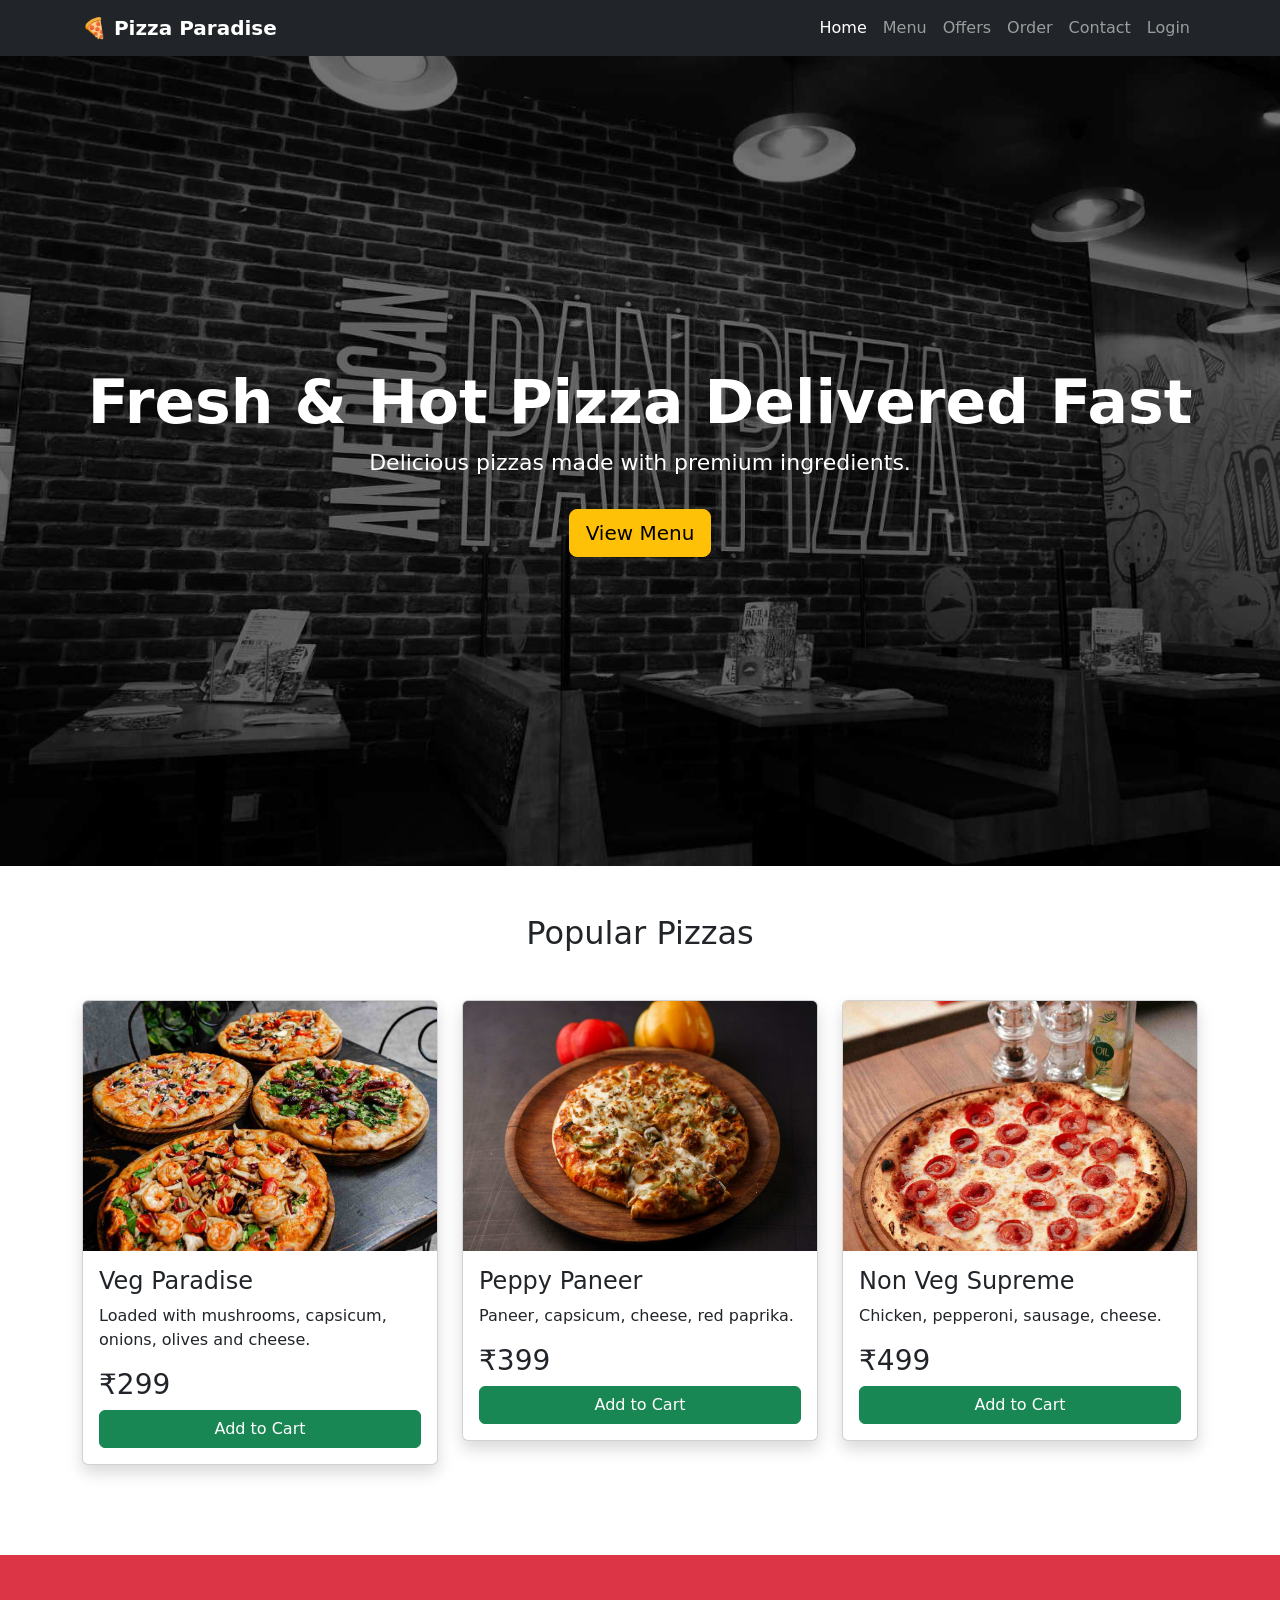
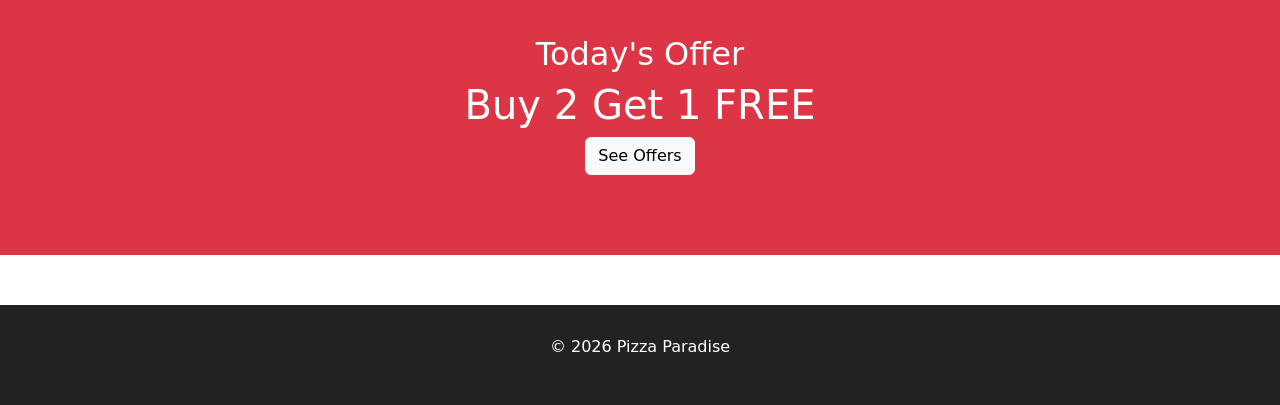
<file: index.html>
<!DOCTYPE html>
<html lang="en">
<head>
<meta charset="UTF-8">
<meta name="viewport" content="width=device-width, initial-scale=1.0">

<title>Pizza Paradise</title>

<link rel="stylesheet" href="css/style.css">

<link
href="https://cdn.jsdelivr.net/npm/bootstrap@5.3.3/dist/css/bootstrap.min.css"
rel="stylesheet">

<link rel="stylesheet"
href="https://cdnjs.cloudflare.com/ajax/libs/font-awesome/6.5.1/css/all.min.css">

</head>

<body>

<nav class="navbar navbar-expand-lg navbar-dark bg-dark sticky-top">

<div class="container">

<a class="navbar-brand fw-bold" href="#">
🍕 Pizza Paradise
</a>

<button class="navbar-toggler"
data-bs-toggle="collapse"
data-bs-target="#menu">

<span class="navbar-toggler-icon"></span>

</button>

<div class="collapse navbar-collapse" id="menu">

<ul class="navbar-nav ms-auto">

<li class="nav-item">
<a class="nav-link active" href="index.html">Home</a>
</li>

<li class="nav-item">
<a class="nav-link" href="menu.html">Menu</a>
</li>

<li class="nav-item">
<a class="nav-link" href="offers.html">Offers</a>
</li>

<li class="nav-item">
<a class="nav-link" href="order.html">Order</a>
</li>

<li class="nav-item">
<a class="nav-link" href="contact.html">Contact</a>
</li>

<li class="nav-item">
<a class="nav-link" href="login.html">Login</a>
</li>

</ul>

</div>

</div>

</nav>

<section class="hero">

<div class="overlay">

<div class="container text-center">

<h1>Fresh & Hot Pizza Delivered Fast</h1>

<p>
Delicious pizzas made with premium ingredients.
</p>

<a href="menu.html" class="btn btn-warning btn-lg">
View Menu
</a>

</div>

</div>

</section>

<section class="container mt-5">

<h2 class="text-center mb-5">
Popular Pizzas
</h2>

<div class="row">

<div class="col-md-4">

<div class="card shadow">

<img src="images/veggleiaradisepizza.jpg"
class="card-img-top">

<div class="card-body">

<h4>Veg Paradise</h4>

<p>

Loaded with mushrooms,
capsicum,
onions,
olives and cheese.

</p>

<h3>₹299</h3>

<button class="btn btn-success w-100">
Add to Cart
</button>

</div>

</div>

</div>

<div class="col-md-4">

<div class="card shadow">

<img src="images/peppypaneerpizza.jpg"
class="card-img-top">

<div class="card-body">

<h4>Peppy Paneer</h4>

<p>

Paneer,
capsicum,
cheese,
red paprika.

</p>

<h3>₹399</h3>

<button class="btn btn-success w-100">
Add to Cart
</button>

</div>

</div>

</div>

<div class="col-md-4">

<div class="card shadow">

<img src="images/nonvegsupremepizza.jpg"
class="card-img-top">

<div class="card-body">

<h4>Non Veg Supreme</h4>

<p>

Chicken,
pepperoni,
sausage,
cheese.

</p>

<h3>₹499</h3>

<button class="btn btn-success w-100">
Add to Cart
</button>

</div>

</div>

</div>

</div>

</section>

<section class="offer">

<div class="container text-center">

<h2>Today's Offer</h2>

<h1>Buy 2 Get 1 FREE</h1>

<a href="offers.html"
class="btn btn-light">
See Offers
</a>

</div>

</section>

<footer>

<div class="container text-center">

<p>

© 2026 Pizza Paradise

</p>

</div>

</footer>

<script src="js/script.js"></script>

<script
src="https://cdn.jsdelivr.net/npm/bootstrap@5.3.3/dist/js/bootstrap.bundle.min.js"></script>

</body>
</html>
</file>
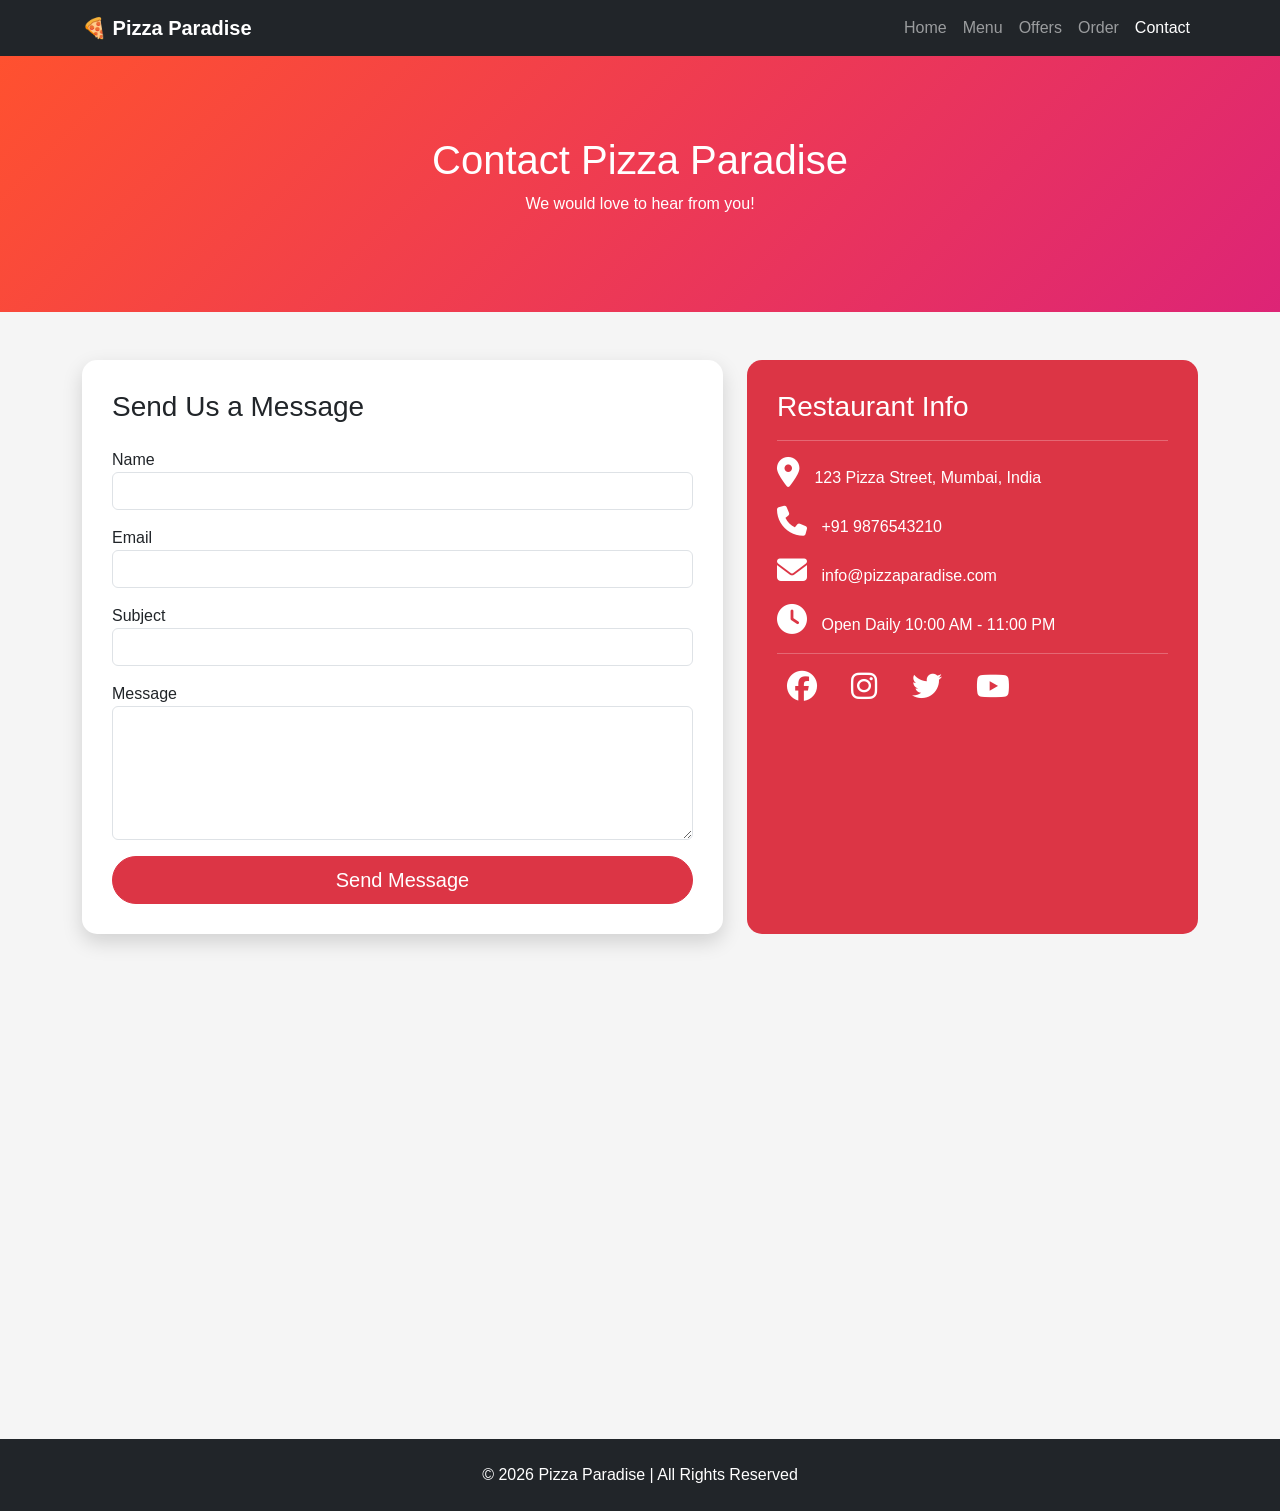
<file: contact.html>
<!DOCTYPE html>
<html lang="en">

<head>

<meta charset="UTF-8">
<meta name="viewport" content="width=device-width, initial-scale=1">

<title>Pizza Paradise | Contact Us</title>

<link href="https://cdn.jsdelivr.net/npm/bootstrap@5.3.3/dist/css/bootstrap.min.css" rel="stylesheet">

<link rel="stylesheet" href="css/style.css">

<link rel="stylesheet"
href="https://cdnjs.cloudflare.com/ajax/libs/font-awesome/6.5.1/css/all.min.css">

<style>

body{
background:#f5f5f5;
}

.contact-header{
background:linear-gradient(135deg,#ff512f,#dd2476);
color:white;
padding:80px 20px;
text-align:center;
}

.contact-card{
background:white;
border-radius:15px;
padding:30px;
box-shadow:0 8px 20px rgba(0,0,0,.15);
}

.info-box{
background:#dc3545;
color:white;
border-radius:15px;
padding:30px;
height:100%;
}

.info-box i{
font-size:30px;
margin-right:10px;
}

iframe{
border-radius:15px;
}

.social a{
font-size:25px;
margin:0 10px;
text-decoration:none;
}

</style>

</head>

<body>

<nav class="navbar navbar-expand-lg navbar-dark bg-dark">

<div class="container">

<a class="navbar-brand fw-bold" href="index.html">

🍕 Pizza Paradise

</a>

<div class="navbar-nav ms-auto">

<a class="nav-link" href="index.html">Home</a>

<a class="nav-link" href="menu.html">Menu</a>

<a class="nav-link" href="offers.html">Offers</a>

<a class="nav-link" href="order.html">Order</a>

<a class="nav-link active" href="contact.html">Contact</a>

</div>

</div>

</nav>

<section class="contact-header">

<h1>Contact Pizza Paradise</h1>

<p>We would love to hear from you!</p>

</section>

<div class="container my-5">

<div class="row g-4">

<div class="col-lg-7">

<div class="contact-card">

<h3 class="mb-4">

Send Us a Message

</h3>

<form id="contactForm">

<div class="mb-3">

<label>Name</label>

<input
type="text"
class="form-control"
required>

</div>

<div class="mb-3">

<label>Email</label>

<input
type="email"
class="form-control"
required>

</div>

<div class="mb-3">

<label>Subject</label>

<input
type="text"
class="form-control"
required>

</div>

<div class="mb-3">

<label>Message</label>

<textarea
rows="5"
class="form-control"
required></textarea>

</div>

<button
class="btn btn-danger w-100 btn-lg">

Send Message

</button>

</form>

</div>

</div>

<div class="col-lg-5">

<div class="info-box">

<h3>Restaurant Info</h3>

<hr>

<p>

<i class="fas fa-map-marker-alt"></i>

123 Pizza Street,

Mumbai,

India

</p>

<p>

<i class="fas fa-phone"></i>

+91 9876543210

</p>

<p>

<i class="fas fa-envelope"></i>

info@pizzaparadise.com

</p>

<p>

<i class="fas fa-clock"></i>

Open Daily

10:00 AM - 11:00 PM

</p>

<hr>

<div class="social">

<a href="#"><i class="fab fa-facebook text-white"></i></a>

<a href="#"><i class="fab fa-instagram text-white"></i></a>

<a href="#"><i class="fab fa-twitter text-white"></i></a>

<a href="#"><i class="fab fa-youtube text-white"></i></a>

</div>

</div>

</div>

</div>

<div class="row mt-5">

<div class="col">

<iframe

src="https://maps.google.com/maps?q=Mumbai&t=&z=13&ie=UTF8&iwloc=&output=embed"

width="100%"

height="400"

loading="lazy">

</iframe>

</div>

</div>

</div>

<footer class="bg-dark text-white text-center p-4">

© 2026 Pizza Paradise | All Rights Reserved

</footer>

<script>

document.getElementById("contactForm").addEventListener("submit",function(e){

e.preventDefault();

alert("✅ Thank you for contacting Pizza Paradise.\n\nWe will get back to you soon!");

this.reset();

});

</script>

<script src="https://cdn.jsdelivr.net/npm/bootstrap@5.3.3/dist/js/bootstrap.bundle.min.js"></script>

</body>

</html>
</file>
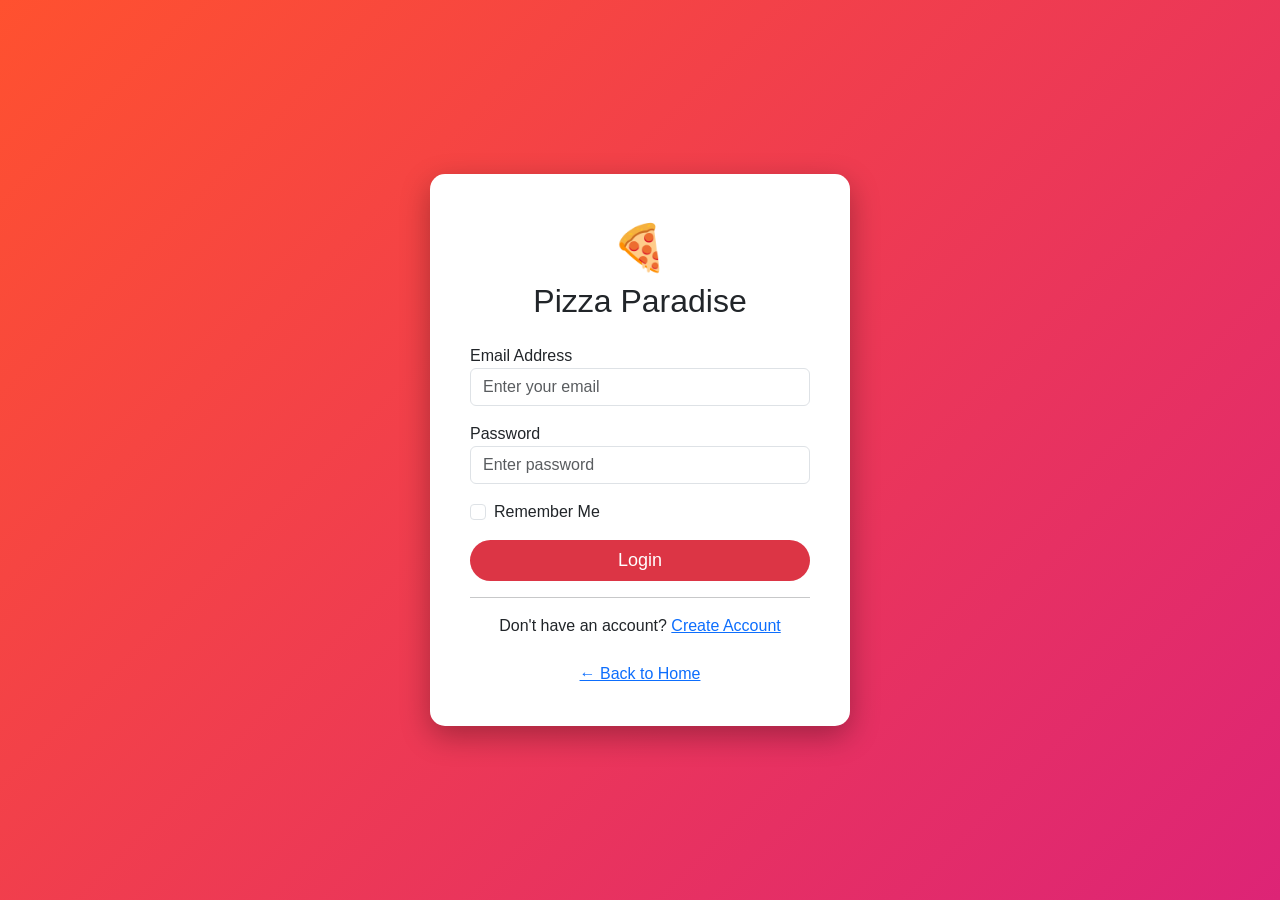
<file: login.html>
<!DOCTYPE html>
<html lang="en">
<head>

<meta charset="UTF-8">
<meta name="viewport" content="width=device-width, initial-scale=1">

<title>Login | Pizza Paradise</title>

<link href="https://cdn.jsdelivr.net/npm/bootstrap@5.3.3/dist/css/bootstrap.min.css" rel="stylesheet">

<link rel="stylesheet" href="css/style.css">

<style>

body{

background:linear-gradient(135deg,#ff512f,#dd2476);

height:100vh;

display:flex;

justify-content:center;

align-items:center;

font-family:Arial,Helvetica,sans-serif;

}

.login-card{

background:white;

padding:40px;

border-radius:15px;

width:420px;

box-shadow:0 10px 30px rgba(0,0,0,.3);

}

.logo{

font-size:45px;

text-align:center;

}

.btn-login{

background:#dc3545;

color:white;

font-size:18px;

}

.btn-login:hover{

background:#bb2d3b;

color:white;

}

</style>

</head>

<body>

<div class="login-card">

<div class="logo">

🍕

</div>

<h2 class="text-center mb-4">

Pizza Paradise

</h2>

<form id="loginForm">

<div class="mb-3">

<label>Email Address</label>

<input
type="email"
class="form-control"
id="email"
placeholder="Enter your email"
required>

</div>

<div class="mb-3">

<label>Password</label>

<input
type="password"
class="form-control"
id="password"
placeholder="Enter password"
required>

</div>

<div class="form-check mb-3">

<input
class="form-check-input"
type="checkbox"
id="remember">

<label
class="form-check-label">

Remember Me

</label>

</div>

<button
type="submit"
class="btn btn-login w-100">

Login

</button>

</form>

<hr>

<div class="text-center">

Don't have an account?

<a href="signup.html">

Create Account

</a>

</div>

<br>

<div class="text-center">

<a href="index.html">

← Back to Home

</a>

</div>

</div>

<script>

document.getElementById("loginForm").addEventListener("submit",function(e){

e.preventDefault();

let email=document.getElementById("email").value;

let password=document.getElementById("password").value;

if(email==="admin@pizza.com" && password==="admin123"){

alert("Welcome Admin!");

window.location="index.html";

}

else{

alert("Login Successful!");

window.location="index.html";

}

});

</script>

</body>
</html>
</file>
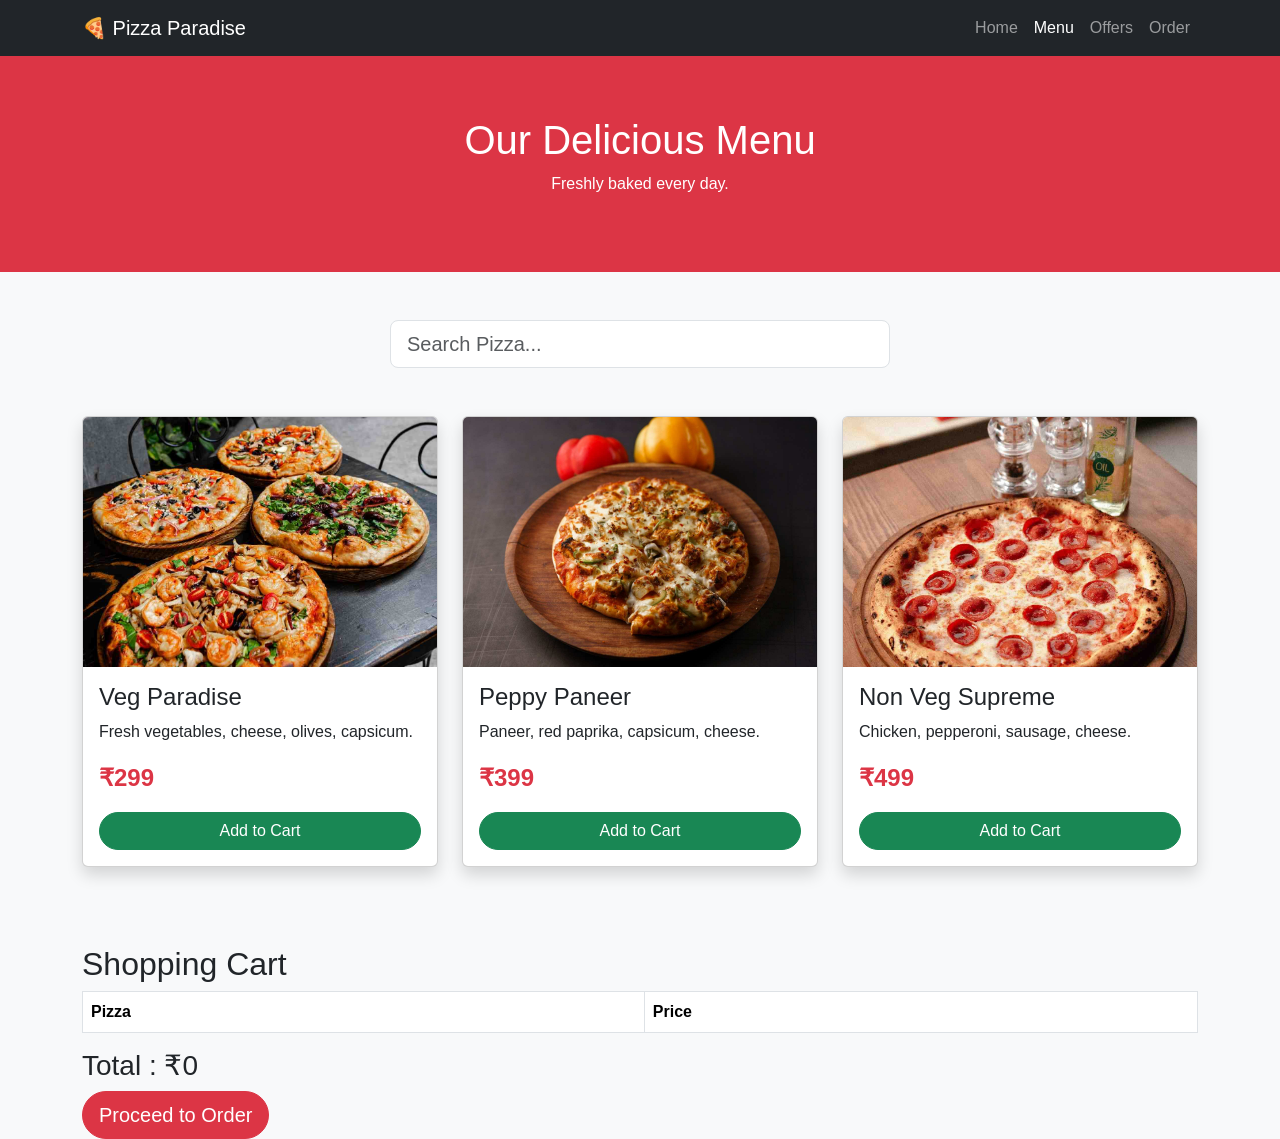
<file: menu.html>
<!DOCTYPE html>
<html lang="en">
<head>
<meta charset="UTF-8">
<meta name="viewport" content="width=device-width, initial-scale=1">

<title>Pizza Paradise | Menu</title>

<link href="https://cdn.jsdelivr.net/npm/bootstrap@5.3.3/dist/css/bootstrap.min.css" rel="stylesheet">
<link rel="stylesheet" href="css/style.css">

<style>

.menu-header{
padding:60px;
background:#dc3545;
color:white;
text-align:center;
}

.card{
transition:.3s;
}

.card:hover{
transform:scale(1.03);
}

.price{
font-size:24px;
font-weight:bold;
color:#dc3545;
}

.search-box{
max-width:500px;
margin:auto;
}

</style>

</head>

<body>

<nav class="navbar navbar-expand-lg navbar-dark bg-dark">

<div class="container">

<a class="navbar-brand" href="index.html">
🍕 Pizza Paradise
</a>

<div class="navbar-nav ms-auto">

<a class="nav-link" href="index.html">Home</a>

<a class="nav-link active" href="menu.html">Menu</a>

<a class="nav-link" href="offers.html">Offers</a>

<a class="nav-link" href="order.html">Order</a>

</div>

</div>

</nav>

<section class="menu-header">

<h1>Our Delicious Menu</h1>

<p>Freshly baked every day.</p>

</section>

<div class="container mt-5">

<div class="search-box mb-5">

<input
id="search"
type="text"
class="form-control form-control-lg"
placeholder="Search Pizza..."
onkeyup="searchPizza()">

</div>

<div class="row g-4" id="pizzaList">

<!-- Card 1 -->

<div class="col-md-4 pizza">

<div class="card shadow">

<img src="images/veggleiaradisepizza.jpg"
class="card-img-top">

<div class="card-body">

<h4>Veg Paradise</h4>

<p>

Fresh vegetables,
cheese,
olives,
capsicum.

</p>

<div class="price">
₹299
</div>

<button
class="btn btn-success w-100 mt-3"
onclick="addCart('Veg Paradise',299)">

Add to Cart

</button>

</div>

</div>

</div>

<!-- Card 2 -->

<div class="col-md-4 pizza">

<div class="card shadow">

<img src="images/peppypaneerpizza.jpg"
class="card-img-top">

<div class="card-body">

<h4>Peppy Paneer</h4>

<p>

Paneer,
red paprika,
capsicum,
cheese.

</p>

<div class="price">
₹399
</div>

<button
class="btn btn-success w-100 mt-3"
onclick="addCart('Peppy Paneer',399)">

Add to Cart

</button>

</div>

</div>

</div>

<!-- Card 3 -->

<div class="col-md-4 pizza">

<div class="card shadow">

<img src="images/nonvegsupremepizza.jpg"
class="card-img-top">

<div class="card-body">

<h4>Non Veg Supreme</h4>

<p>

Chicken,
pepperoni,
sausage,
cheese.

</p>

<div class="price">

₹499

</div>

<button
class="btn btn-success w-100 mt-3"
onclick="addCart('Non Veg Supreme',499)">

Add to Cart

</button>

</div>

</div>

</div>

</div>

</div>

<div class="container mt-5">

<h2>Shopping Cart</h2>

<table class="table table-bordered">

<thead>

<tr>

<th>Pizza</th>

<th>Price</th>

</tr>

</thead>

<tbody id="cartTable">

</tbody>

</table>

<h3>

Total :

₹<span id="total">0</span>

</h3>

<a href="order.html"
class="btn btn-danger btn-lg">

Proceed to Order

</a>

</div>

<script>

let total=0;

function addCart(name,price){

let row=

`<tr>

<td>${name}</td>

<td>₹${price}</td>

</tr>`;

document.getElementById("cartTable").innerHTML+=row;

total+=price;

document.getElementById("total").innerHTML=total;

}

function searchPizza(){

let input=document.getElementById("search").value.toUpperCase();

let cards=document.getElementsByClassName("pizza");

for(let i=0;i<cards.length;i++){

let txt=cards[i].innerText;

if(txt.toUpperCase().indexOf(input)>-1)

cards[i].style.display="block";

else

cards[i].style.display="none";

}

}

</script>

</body>

</html>
</file>
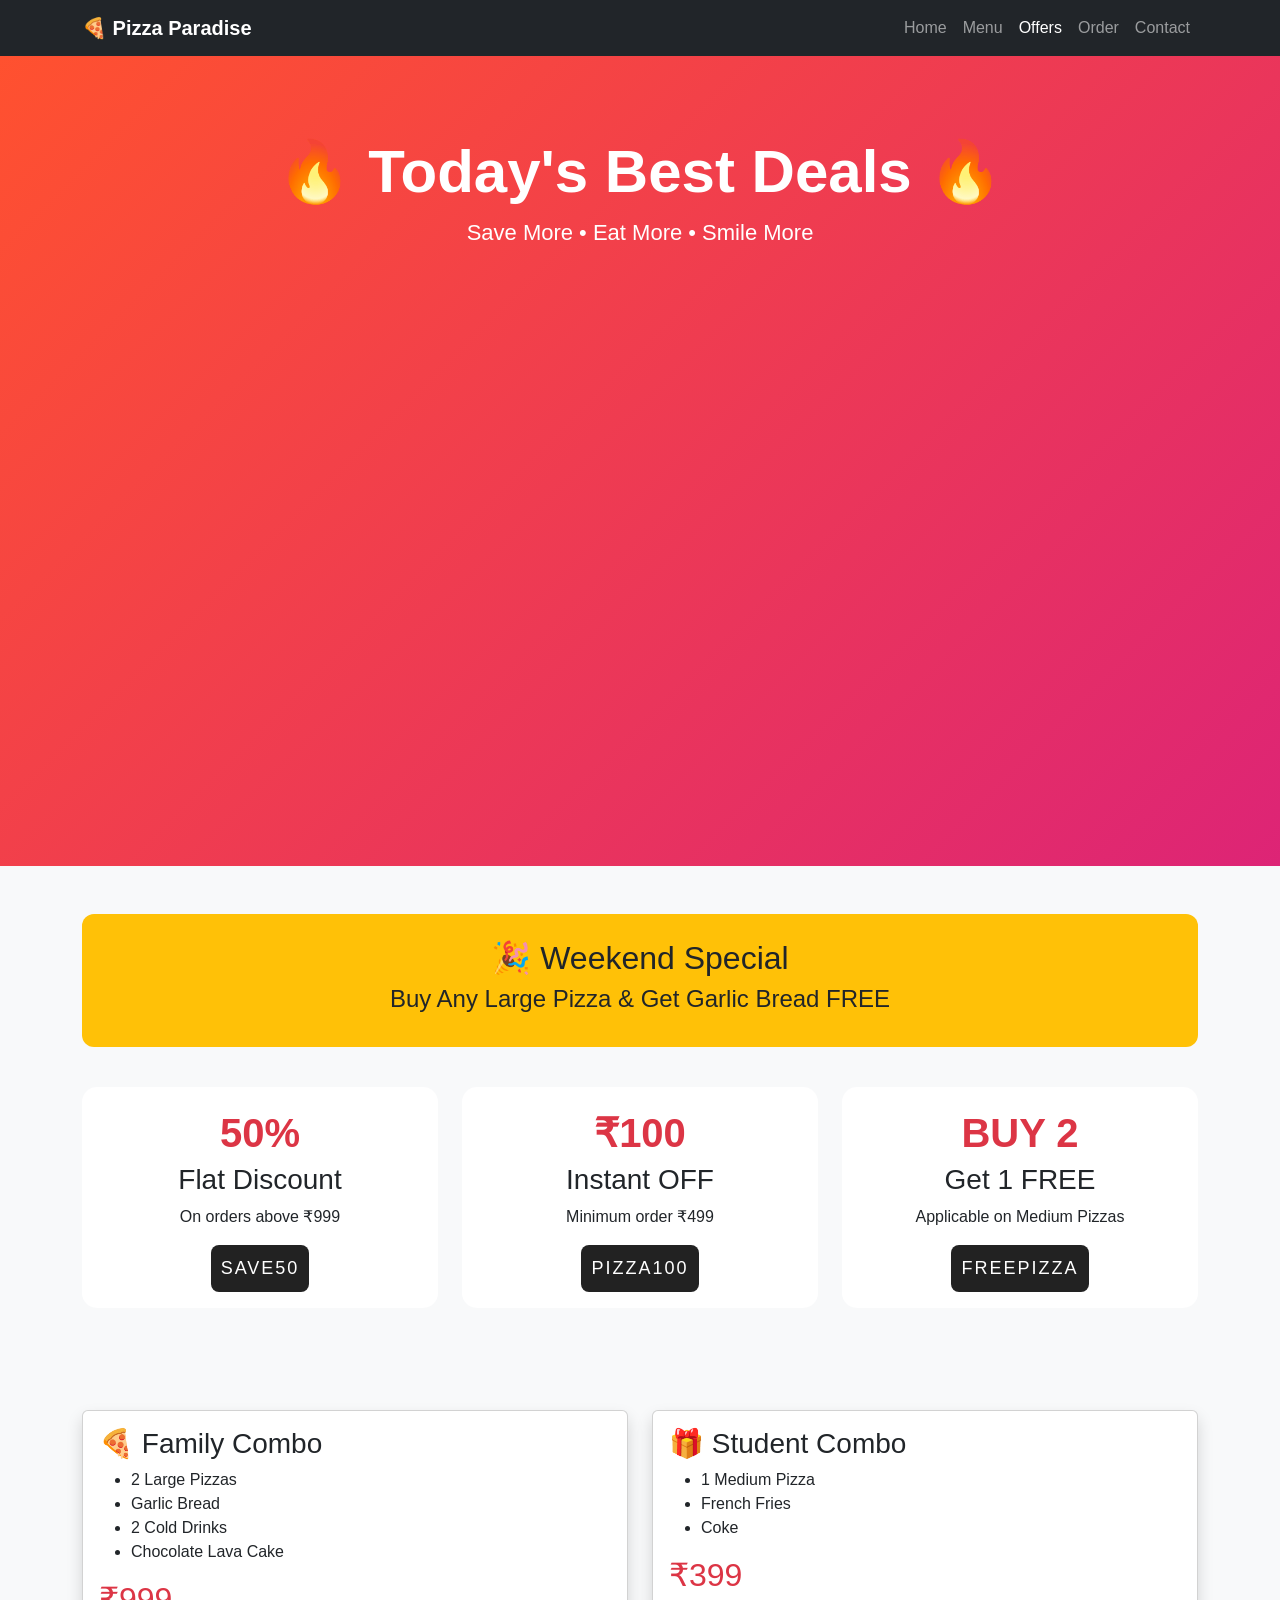
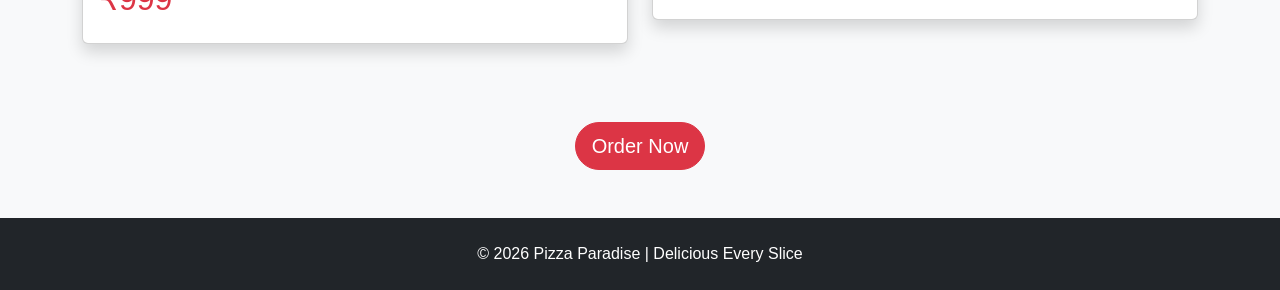
<file: offers.html>
<!DOCTYPE html>
<html lang="en">

<head>

<meta charset="UTF-8">
<meta name="viewport" content="width=device-width, initial-scale=1.0">

<title>Pizza Paradise | Offers</title>

<link href="https://cdn.jsdelivr.net/npm/bootstrap@5.3.3/dist/css/bootstrap.min.css" rel="stylesheet">

<link rel="stylesheet" href="css/style.css">

<style>

body{
background:#f8f9fa;
}

.hero{

background:linear-gradient(135deg,#ff512f,#dd2476);

padding:80px;

color:white;

text-align:center;

}

.offer-card{

border:none;

border-radius:15px;

transition:.4s;

overflow:hidden;

}

.offer-card:hover{

transform:translateY(-8px);

box-shadow:0 15px 25px rgba(0,0,0,.25);

}

.discount{

font-size:40px;

font-weight:bold;

color:#dc3545;

}

.coupon{

background:#222;

color:white;

padding:10px;

border-radius:8px;

display:inline-block;

font-size:18px;

letter-spacing:2px;

}

.banner{

background:#ffc107;

padding:25px;

border-radius:12px;

margin:40px 0;

}

</style>

</head>

<body>

<nav class="navbar navbar-expand-lg navbar-dark bg-dark">

<div class="container">

<a class="navbar-brand fw-bold" href="index.html">

🍕

Pizza Paradise

</a>

<div class="navbar-nav ms-auto">

<a class="nav-link" href="index.html">Home</a>

<a class="nav-link" href="menu.html">Menu</a>

<a class="nav-link active" href="offers.html">Offers</a>

<a class="nav-link" href="order.html">Order</a>

<a class="nav-link" href="contact.html">Contact</a>

</div>

</div>

</nav>

<section class="hero">

<div class="container">

<h1>🔥 Today's Best Deals 🔥</h1>

<p>

Save More • Eat More • Smile More

</p>

</div>

</section>

<div class="container mt-5">

<div class="banner text-center">

<h2>

🎉 Weekend Special

</h2>

<h4>

Buy Any Large Pizza & Get Garlic Bread FREE

</h4>

</div>

<div class="row g-4">

<div class="col-md-4">

<div class="card offer-card">

<div class="card-body text-center">

<div class="discount">

50%

</div>

<h3>Flat Discount</h3>

<p>

On orders above ₹999

</p>

<div class="coupon">

SAVE50

</div>

</div>

</div>

</div>

<div class="col-md-4">

<div class="card offer-card">

<div class="card-body text-center">

<div class="discount">

₹100

</div>

<h3>Instant OFF</h3>

<p>

Minimum order ₹499

</p>

<div class="coupon">

PIZZA100

</div>

</div>

</div>

</div>

<div class="col-md-4">

<div class="card offer-card">

<div class="card-body text-center">

<div class="discount">

BUY 2

</div>

<h3>Get 1 FREE</h3>

<p>

Applicable on Medium Pizzas

</p>

<div class="coupon">

FREEPIZZA

</div>

</div>

</div>

</div>

</div>

<div class="row mt-5 g-4">

<div class="col-md-6">

<div class="card shadow">

<div class="card-body">

<h3>🍕 Family Combo</h3>

<ul>

<li>2 Large Pizzas</li>

<li>Garlic Bread</li>

<li>2 Cold Drinks</li>

<li>Chocolate Lava Cake</li>

</ul>

<h2 class="text-danger">

₹999

</h2>

</div>

</div>

</div>

<div class="col-md-6">

<div class="card shadow">

<div class="card-body">

<h3>🎁 Student Combo</h3>

<ul>

<li>1 Medium Pizza</li>

<li>French Fries</li>

<li>Coke</li>

</ul>

<h2 class="text-danger">

₹399

</h2>

</div>

</div>

</div>

</div>

<div class="text-center mt-5">

<a href="menu.html"

class="btn btn-danger btn-lg">

Order Now

</a>

</div>

</div>

<footer class="bg-dark text-white mt-5 p-4 text-center">

© 2026 Pizza Paradise | Delicious Every Slice

</footer>

<script src="https://cdn.jsdelivr.net/npm/bootstrap@5.3.3/dist/js/bootstrap.bundle.min.js"></script>

</body>

</html>
</file>
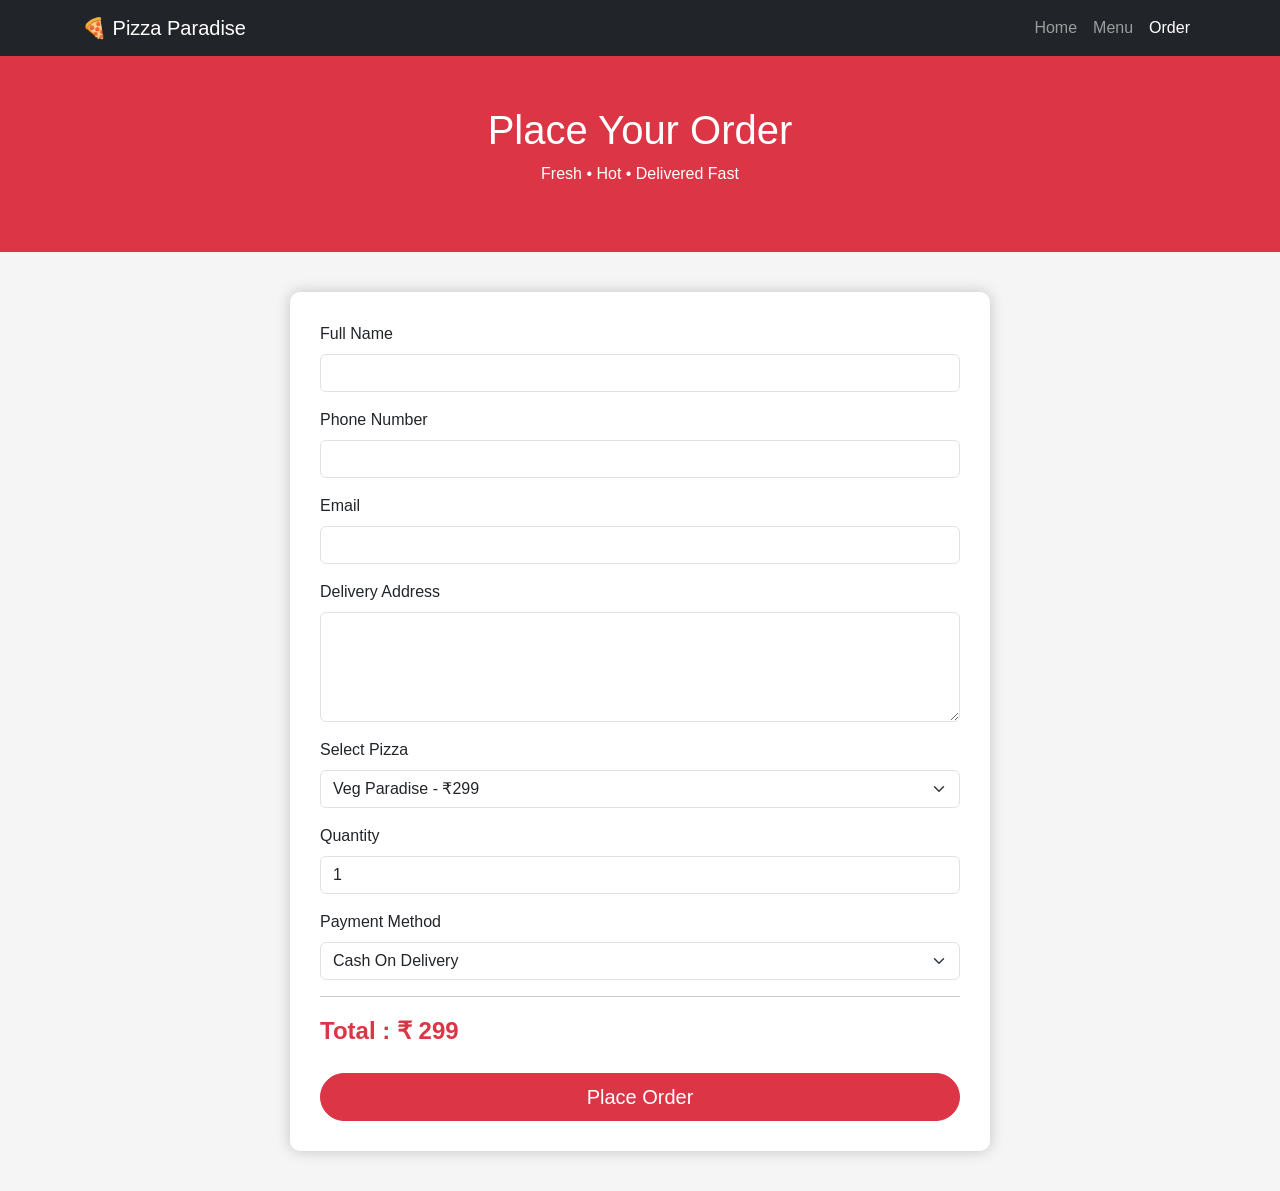
<file: order.html>
<!DOCTYPE html>
<html lang="en">
<head>
<meta charset="UTF-8">
<meta name="viewport" content="width=device-width, initial-scale=1">

<title>Place Your Order</title>

<link href="https://cdn.jsdelivr.net/npm/bootstrap@5.3.3/dist/css/bootstrap.min.css" rel="stylesheet">

<link rel="stylesheet" href="css/style.css">

<style>

body{
background:#f5f5f5;
}

.order-header{
background:#dc3545;
color:white;
padding:50px;
text-align:center;
}

.form-container{
max-width:700px;
margin:40px auto;
background:white;
padding:30px;
border-radius:10px;
box-shadow:0 0 15px rgba(0,0,0,.2);
}

.total-box{
font-size:24px;
font-weight:bold;
color:#dc3545;
}

</style>

</head>

<body>

<nav class="navbar navbar-expand-lg navbar-dark bg-dark">

<div class="container">

<a class="navbar-brand" href="index.html">
🍕 Pizza Paradise
</a>

<div class="navbar-nav ms-auto">

<a class="nav-link" href="index.html">Home</a>

<a class="nav-link" href="menu.html">Menu</a>

<a class="nav-link active" href="order.html">Order</a>

</div>

</div>

</nav>

<section class="order-header">

<h1>Place Your Order</h1>

<p>Fresh • Hot • Delivered Fast</p>

</section>

<div class="container">

<div class="form-container">

<form id="orderForm">

<div class="mb-3">

<label class="form-label">Full Name</label>

<input
type="text"
class="form-control"
required>

</div>

<div class="mb-3">

<label class="form-label">Phone Number</label>

<input
type="tel"
class="form-control"
required>

</div>

<div class="mb-3">

<label class="form-label">Email</label>

<input
type="email"
class="form-control"
required>

</div>

<div class="mb-3">

<label class="form-label">Delivery Address</label>

<textarea
class="form-control"
rows="4"
required></textarea>

</div>

<div class="mb-3">

<label class="form-label">Select Pizza</label>

<select
id="pizza"
class="form-select"
onchange="calculate()">

<option value="299">Veg Paradise - ₹299</option>

<option value="399">Peppy Paneer - ₹399</option>

<option value="499">Non Veg Supreme - ₹499</option>

<option value="199">Golden Corn - ₹199</option>

<option value="229">BBQ Chicken - ₹229</option>

<option value="179">Paneer Onion - ₹179</option>

</select>

</div>

<div class="mb-3">

<label class="form-label">Quantity</label>

<input
id="qty"
type="number"
value="1"
min="1"
class="form-control"
onkeyup="calculate()"
onchange="calculate()">

</div>

<div class="mb-3">

<label class="form-label">

Payment Method

</label>

<select class="form-select">

<option>Cash On Delivery</option>

<option>UPI</option>

<option>Credit Card</option>

<option>Debit Card</option>

</select>

</div>

<hr>

<div class="total-box">

Total :
₹<span id="total">
299
</span>

</div>

<br>

<button
class="btn btn-danger btn-lg w-100"
type="submit">

Place Order

</button>

</form>

</div>

</div>

<script>

function calculate(){

let price=parseInt(document.getElementById("pizza").value);

let qty=parseInt(document.getElementById("qty").value);

document.getElementById("total").innerHTML=price*qty;

}

document.getElementById("orderForm").addEventListener("submit",function(e){

e.preventDefault();

alert("🎉 Order Placed Successfully!\n\nThank you for ordering from Pizza Paradise.");

this.reset();

document.getElementById("total").innerHTML=299;

});

</script>

</body>
</html>
</file>
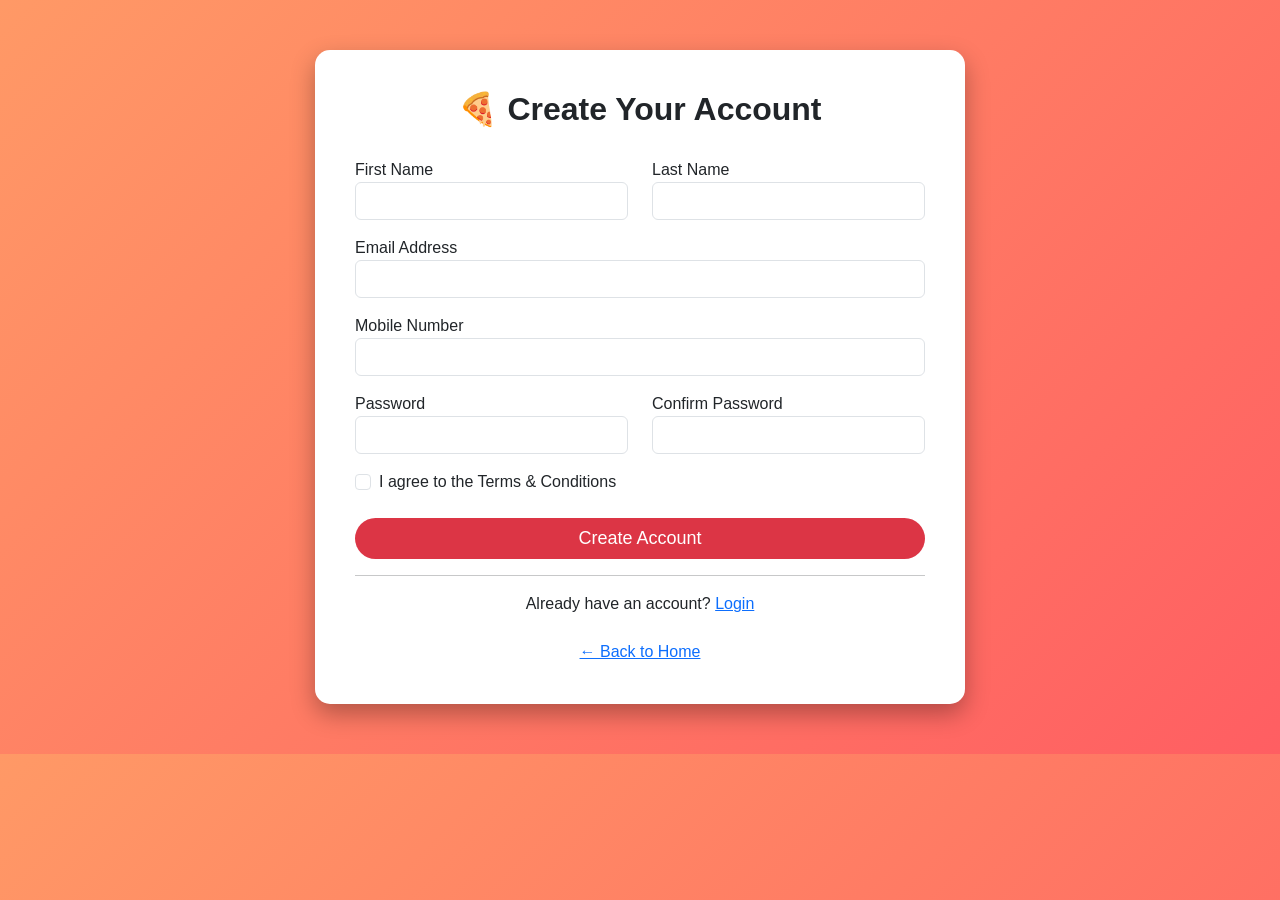
<file: signup.html>
<!DOCTYPE html>
<html lang="en">
<head>

<meta charset="UTF-8">
<meta name="viewport" content="width=device-width, initial-scale=1">

<title>Create Account | Pizza Paradise</title>

<link href="https://cdn.jsdelivr.net/npm/bootstrap@5.3.3/dist/css/bootstrap.min.css" rel="stylesheet">

<link rel="stylesheet" href="css/style.css">

<style>

body{
background:linear-gradient(135deg,#ff9966,#ff5e62);
font-family:Arial,Helvetica,sans-serif;
}

.signup-container{
max-width:650px;
margin:50px auto;
background:white;
padding:40px;
border-radius:15px;
box-shadow:0 10px 25px rgba(0,0,0,.3);
}

h2{
text-align:center;
margin-bottom:30px;
font-weight:bold;
}

.btn-register{
background:#dc3545;
color:white;
font-size:18px;
}

.btn-register:hover{
background:#bb2d3b;
color:white;
}

</style>

</head>

<body>

<div class="container">

<div class="signup-container">

<h2>🍕 Create Your Account</h2>

<form id="signupForm">

<div class="row">

<div class="col-md-6 mb-3">

<label>First Name</label>

<input
type="text"
class="form-control"
id="fname"
required>

</div>

<div class="col-md-6 mb-3">

<label>Last Name</label>

<input
type="text"
class="form-control"
id="lname"
required>

</div>

</div>

<div class="mb-3">

<label>Email Address</label>

<input
type="email"
class="form-control"
id="email"
required>

</div>

<div class="mb-3">

<label>Mobile Number</label>

<input
type="tel"
class="form-control"
id="mobile"
maxlength="10"
required>

</div>

<div class="row">

<div class="col-md-6 mb-3">

<label>Password</label>

<input
type="password"
class="form-control"
id="password"
required>

</div>

<div class="col-md-6 mb-3">

<label>Confirm Password</label>

<input
type="password"
class="form-control"
id="confirmPassword"
required>

</div>

</div>

<div class="form-check mb-4">

<input
class="form-check-input"
type="checkbox"
required>

<label class="form-check-label">

I agree to the Terms & Conditions

</label>

</div>

<button
type="submit"
class="btn btn-register w-100">

Create Account

</button>

</form>

<hr>

<div class="text-center">

Already have an account?

<a href="login.html">

Login

</a>

</div>

<br>

<div class="text-center">

<a href="index.html">

← Back to Home

</a>

</div>

</div>

</div>

<script>

document.getElementById("signupForm").addEventListener("submit",function(e){

e.preventDefault();

let password=document.getElementById("password").value;

let confirm=document.getElementById("confirmPassword").value;

if(password!==confirm){

alert("Passwords do not match.");

return;

}

alert("🎉 Account Created Successfully!");

window.location="login.html";

});

</script>

</body>
</html>
</file>
<file: css/style.css>
body{

font-family:Arial,Helvetica,sans-serif;

background:#f8f9fa;

}

.hero{

height:90vh;

background:url("../images/hero.jpg");

background-size:cover;

background-position:center;

}

.overlay{

height:100%;

display:flex;

align-items:center;

justify-content:center;

background:rgba(0,0,0,.55);

color:white;

}

.hero h1{

font-size:60px;

font-weight:bold;

}

.hero p{

font-size:22px;

margin-bottom:30px;

}

.card{

transition:.4s;

margin-bottom:30px;

}

.card:hover{

transform:translateY(-10px);

}

.card img{

height:250px;

object-fit:cover;

}

.offer{

margin-top:60px;

padding:80px;

background:#dc3545;

color:white;

}

footer{

padding:30px;

background:#222;

color:white;

margin-top:50px;

}

.btn{

border-radius:50px;

}
</file>
